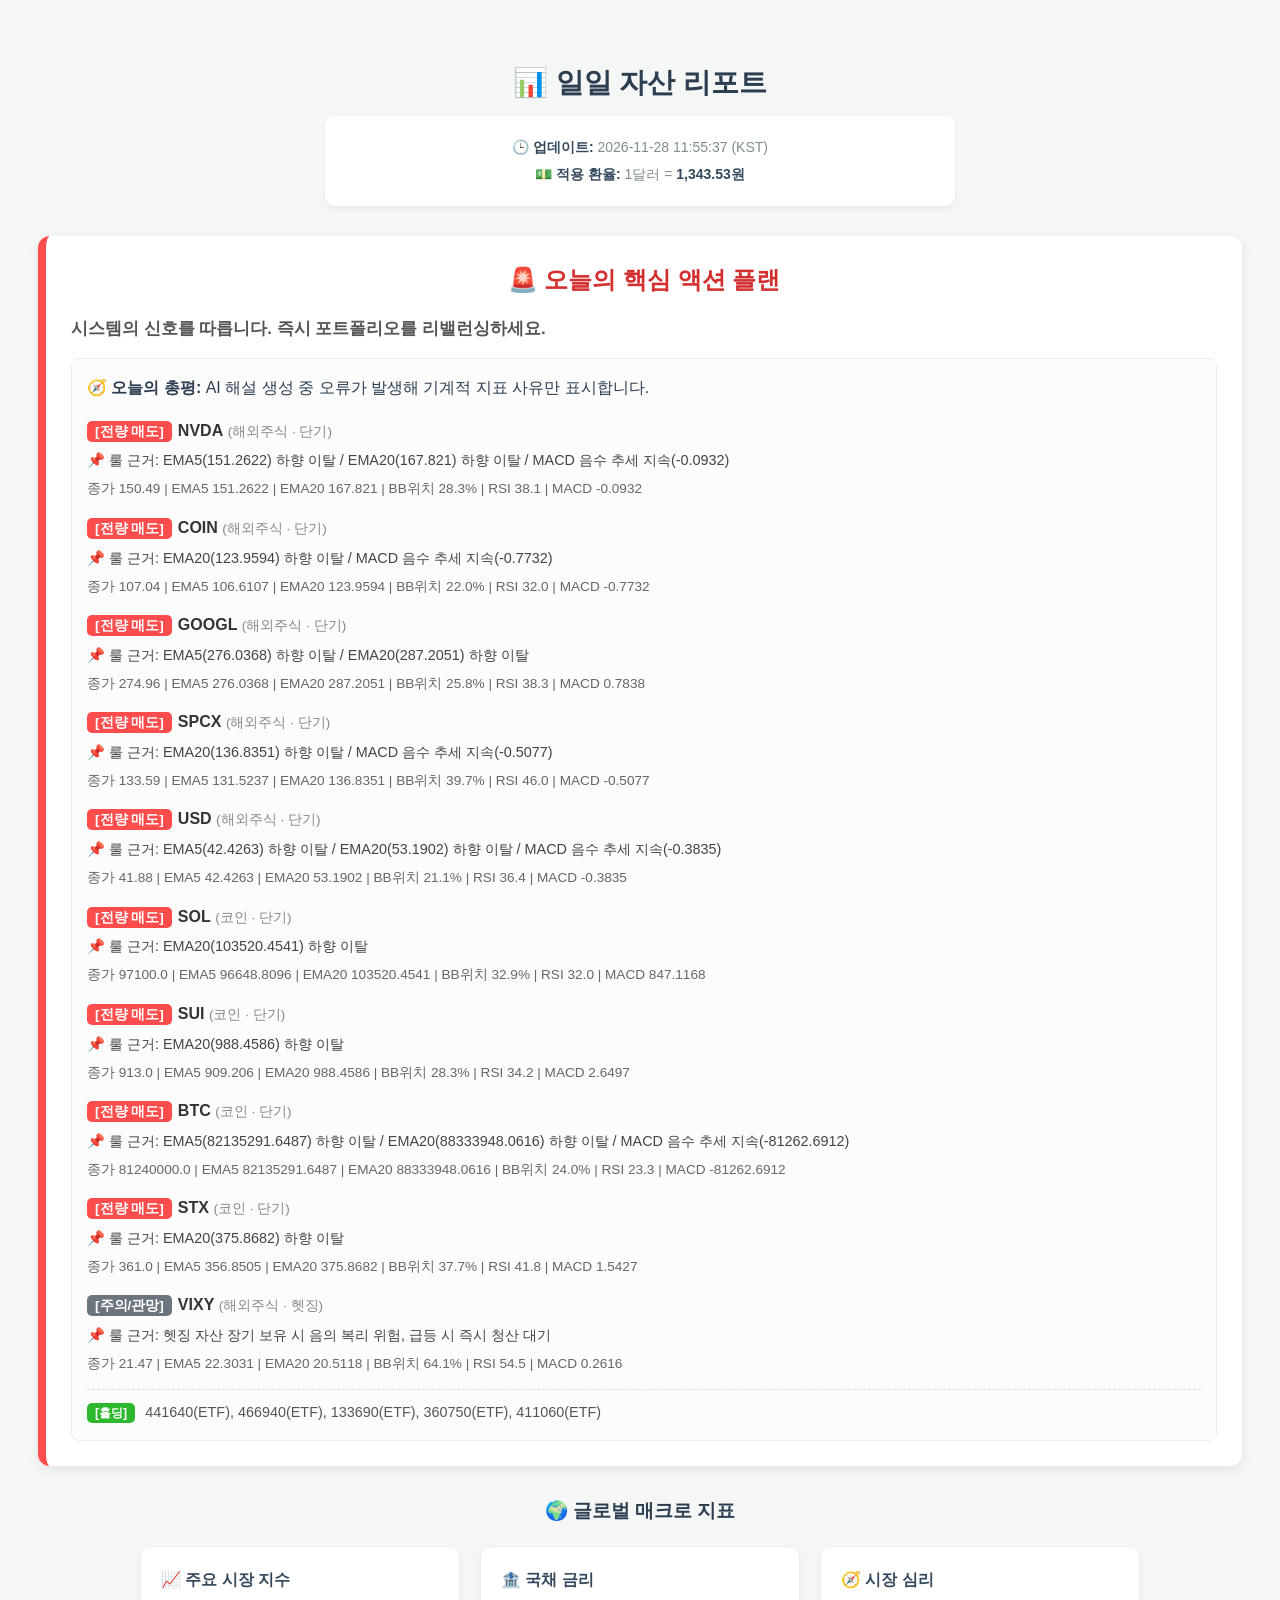
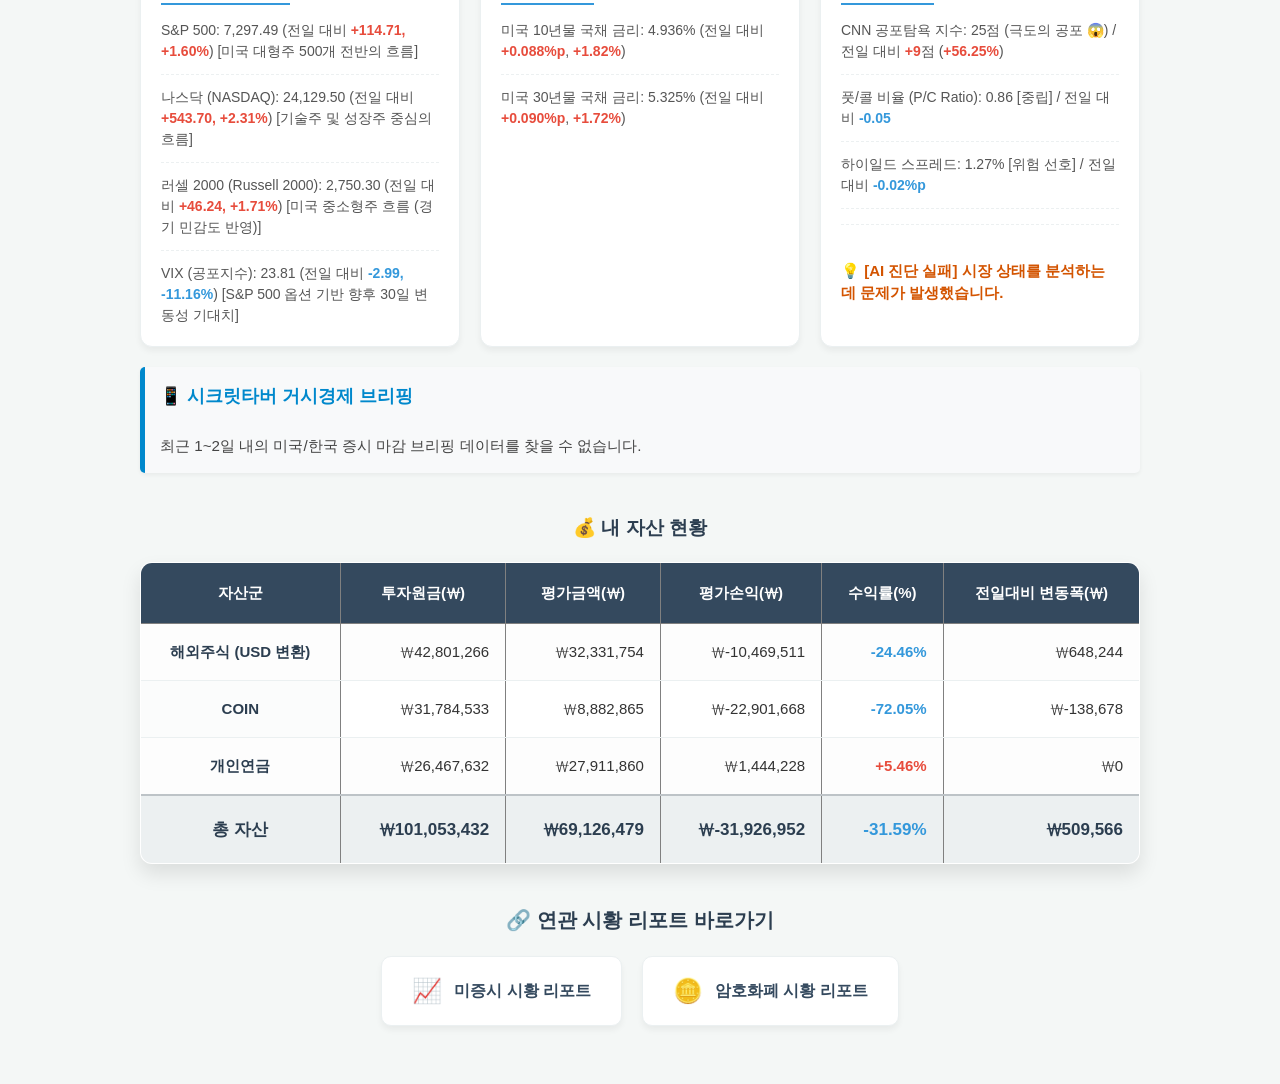
<file: index.html>
<!DOCTYPE html>
    <html lang="ko">
    <head>
        <meta charset="UTF-8">
        <meta name="viewport" content="width=device-width, initial-scale=1.0">
        <title>일일 자산 리포트 (2026-11-27)</title>
        <link rel="stylesheet" href="style.css">
    </head>
    <body>
        <h2>📊 일일 자산 리포트</h2>
        <div class="summary-header">
            <p>🕒 <strong>업데이트:</strong> 2026-11-28 11:55:37 (KST)</p>
            <p>💵 <strong>적용 환율:</strong> 1달러 = <strong>1,343.53원</strong></p>
        </div>
        
        <!-- 🔥 여기에 AI 액션 보드가 가장 먼저 뜹니다! -->
        
        <div class="action-board" style="background-color: #ffffff; padding: 25px; border-left: 8px solid #ff4d4d; border-radius: 12px; margin-bottom: 30px; box-shadow: 0 4px 12px rgba(0,0,0,0.08);">
            <h2 style="margin-top: 0; color: #d32f2f; font-size: 1.5em;">🚨 오늘의 핵심 액션 플랜</h2>
            <p style="font-size: 1.05em; color: #555; margin-bottom: 15px;"><strong>시스템의 신호를 따릅니다. 즉시 포트폴리오를 리밸런싱하세요.</strong></p>
            <div style="background-color: #fcfcfc; padding: 15px; border-radius: 8px; border: 1px solid #eee; line-height: 1.8;">
                <p style="margin-top: 0; margin-bottom: 14px; color: #2c3e50;"><strong>🧭 오늘의 총평:</strong> AI 해설 생성 중 오류가 발생해 기계적 지표 사유만 표시합니다.</p>
<ul style='padding-left: 0; margin: 0;'><li style='margin-bottom: 12px; list-style: none;'><span style="background-color: #ff4d4d; color: white; padding: 3px 8px; border-radius: 5px; font-weight: bold; font-size: 0.85em; margin-right: 6px;">[전량 매도]</span><strong>NVDA</strong> <span style='font-size: 0.85em; color: #888;'>(해외주식 · 단기)</span><div style='font-size: 0.9em; color: #444; margin-top: 3px;'>📌 룰 근거: EMA5(151.2622) 하향 이탈 / EMA20(167.821) 하향 이탈 / MACD 음수 추세 지속(-0.0932)</div><div style='font-size: 0.85em; color: #666; margin-top: 3px;'>종가 150.49 | EMA5 151.2622 | EMA20 167.821 | BB위치 28.3% | RSI 38.1 | MACD -0.0932</div></li><li style='margin-bottom: 12px; list-style: none;'><span style="background-color: #ff4d4d; color: white; padding: 3px 8px; border-radius: 5px; font-weight: bold; font-size: 0.85em; margin-right: 6px;">[전량 매도]</span><strong>COIN</strong> <span style='font-size: 0.85em; color: #888;'>(해외주식 · 단기)</span><div style='font-size: 0.9em; color: #444; margin-top: 3px;'>📌 룰 근거: EMA20(123.9594) 하향 이탈 / MACD 음수 추세 지속(-0.7732)</div><div style='font-size: 0.85em; color: #666; margin-top: 3px;'>종가 107.04 | EMA5 106.6107 | EMA20 123.9594 | BB위치 22.0% | RSI 32.0 | MACD -0.7732</div></li><li style='margin-bottom: 12px; list-style: none;'><span style="background-color: #ff4d4d; color: white; padding: 3px 8px; border-radius: 5px; font-weight: bold; font-size: 0.85em; margin-right: 6px;">[전량 매도]</span><strong>GOOGL</strong> <span style='font-size: 0.85em; color: #888;'>(해외주식 · 단기)</span><div style='font-size: 0.9em; color: #444; margin-top: 3px;'>📌 룰 근거: EMA5(276.0368) 하향 이탈 / EMA20(287.2051) 하향 이탈</div><div style='font-size: 0.85em; color: #666; margin-top: 3px;'>종가 274.96 | EMA5 276.0368 | EMA20 287.2051 | BB위치 25.8% | RSI 38.3 | MACD 0.7838</div></li><li style='margin-bottom: 12px; list-style: none;'><span style="background-color: #ff4d4d; color: white; padding: 3px 8px; border-radius: 5px; font-weight: bold; font-size: 0.85em; margin-right: 6px;">[전량 매도]</span><strong>SPCX</strong> <span style='font-size: 0.85em; color: #888;'>(해외주식 · 단기)</span><div style='font-size: 0.9em; color: #444; margin-top: 3px;'>📌 룰 근거: EMA20(136.8351) 하향 이탈 / MACD 음수 추세 지속(-0.5077)</div><div style='font-size: 0.85em; color: #666; margin-top: 3px;'>종가 133.59 | EMA5 131.5237 | EMA20 136.8351 | BB위치 39.7% | RSI 46.0 | MACD -0.5077</div></li><li style='margin-bottom: 12px; list-style: none;'><span style="background-color: #ff4d4d; color: white; padding: 3px 8px; border-radius: 5px; font-weight: bold; font-size: 0.85em; margin-right: 6px;">[전량 매도]</span><strong>USD</strong> <span style='font-size: 0.85em; color: #888;'>(해외주식 · 단기)</span><div style='font-size: 0.9em; color: #444; margin-top: 3px;'>📌 룰 근거: EMA5(42.4263) 하향 이탈 / EMA20(53.1902) 하향 이탈 / MACD 음수 추세 지속(-0.3835)</div><div style='font-size: 0.85em; color: #666; margin-top: 3px;'>종가 41.88 | EMA5 42.4263 | EMA20 53.1902 | BB위치 21.1% | RSI 36.4 | MACD -0.3835</div></li><li style='margin-bottom: 12px; list-style: none;'><span style="background-color: #ff4d4d; color: white; padding: 3px 8px; border-radius: 5px; font-weight: bold; font-size: 0.85em; margin-right: 6px;">[전량 매도]</span><strong>SOL</strong> <span style='font-size: 0.85em; color: #888;'>(코인 · 단기)</span><div style='font-size: 0.9em; color: #444; margin-top: 3px;'>📌 룰 근거: EMA20(103520.4541) 하향 이탈</div><div style='font-size: 0.85em; color: #666; margin-top: 3px;'>종가 97100.0 | EMA5 96648.8096 | EMA20 103520.4541 | BB위치 32.9% | RSI 32.0 | MACD 847.1168</div></li><li style='margin-bottom: 12px; list-style: none;'><span style="background-color: #ff4d4d; color: white; padding: 3px 8px; border-radius: 5px; font-weight: bold; font-size: 0.85em; margin-right: 6px;">[전량 매도]</span><strong>SUI</strong> <span style='font-size: 0.85em; color: #888;'>(코인 · 단기)</span><div style='font-size: 0.9em; color: #444; margin-top: 3px;'>📌 룰 근거: EMA20(988.4586) 하향 이탈</div><div style='font-size: 0.85em; color: #666; margin-top: 3px;'>종가 913.0 | EMA5 909.206 | EMA20 988.4586 | BB위치 28.3% | RSI 34.2 | MACD 2.6497</div></li><li style='margin-bottom: 12px; list-style: none;'><span style="background-color: #ff4d4d; color: white; padding: 3px 8px; border-radius: 5px; font-weight: bold; font-size: 0.85em; margin-right: 6px;">[전량 매도]</span><strong>BTC</strong> <span style='font-size: 0.85em; color: #888;'>(코인 · 단기)</span><div style='font-size: 0.9em; color: #444; margin-top: 3px;'>📌 룰 근거: EMA5(82135291.6487) 하향 이탈 / EMA20(88333948.0616) 하향 이탈 / MACD 음수 추세 지속(-81262.6912)</div><div style='font-size: 0.85em; color: #666; margin-top: 3px;'>종가 81240000.0 | EMA5 82135291.6487 | EMA20 88333948.0616 | BB위치 24.0% | RSI 23.3 | MACD -81262.6912</div></li><li style='margin-bottom: 12px; list-style: none;'><span style="background-color: #ff4d4d; color: white; padding: 3px 8px; border-radius: 5px; font-weight: bold; font-size: 0.85em; margin-right: 6px;">[전량 매도]</span><strong>STX</strong> <span style='font-size: 0.85em; color: #888;'>(코인 · 단기)</span><div style='font-size: 0.9em; color: #444; margin-top: 3px;'>📌 룰 근거: EMA20(375.8682) 하향 이탈</div><div style='font-size: 0.85em; color: #666; margin-top: 3px;'>종가 361.0 | EMA5 356.8505 | EMA20 375.8682 | BB위치 37.7% | RSI 41.8 | MACD 1.5427</div></li><li style='margin-bottom: 12px; list-style: none;'><span style="background-color: #6c757d; color: white; padding: 3px 8px; border-radius: 5px; font-weight: bold; font-size: 0.85em; margin-right: 6px;">[주의/관망]</span><strong>VIXY</strong> <span style='font-size: 0.85em; color: #888;'>(해외주식 · 헷징)</span><div style='font-size: 0.9em; color: #444; margin-top: 3px;'>📌 룰 근거: 헷징 자산 장기 보유 시 음의 복리 위험, 급등 시 즉시 청산 대기</div><div style='font-size: 0.85em; color: #666; margin-top: 3px;'>종가 21.47 | EMA5 22.3031 | EMA20 20.5118 | BB위치 64.1% | RSI 54.5 | MACD 0.2616</div></li></ul>
<div style='margin-top: 12px; padding-top: 10px; border-top: 1px dashed #ddd; font-size: 0.9em; color: #555;'><span style="background-color: #2eb82e; color: white; padding: 3px 8px; border-radius: 5px; font-weight: bold; font-size: 0.85em; margin-right: 6px;">[홀딩]</span> 441640(ETF), 466940(ETF), 133690(ETF), 360750(ETF), 411060(ETF)</div>
            </div>
        </div>
        
        
        <!-- 매크로 대시보드 삽입 -->
        
        <div class="macro-dashboard">
            <h3>🌍 글로벌 매크로 지표</h3>
            <div class="macro-cards">
                <div class="macro-card">
                    <h4>📈 주요 시장 지수</h4>
                    <ul><li>S&P 500: 7,297.49 (전일 대비 <span class="pos">+114.71,</span> <span class="pos">+1.60%</span>) [미국 대형주 500개 전반의 흐름]</li><li>나스닥 (NASDAQ): 24,129.50 (전일 대비 <span class="pos">+543.70,</span> <span class="pos">+2.31%</span>) [기술주 및 성장주 중심의 흐름]</li><li>러셀 2000 (Russell 2000): 2,750.30 (전일 대비 <span class="pos">+46.24,</span> <span class="pos">+1.71%</span>) [미국 중소형주 흐름 (경기 민감도 반영)]</li><li>VIX (공포지수): 23.81 (전일 대비 <span class="neg">-2.99,</span> <span class="neg">-11.16%</span>) [S&P 500 옵션 기반 향후 30일 변동성 기대치]</li></ul>
                </div>
                <div class="macro-card">
                    <h4>🏦 국채 금리</h4>
                    <ul><li>미국 10년물 국채 금리: 4.936% (전일 대비 <span class="pos">+0.088%p</span>, <span class="pos">+1.82%</span>)</li><li>미국 30년물 국채 금리: 5.325% (전일 대비 <span class="pos">+0.090%p</span>, <span class="pos">+1.72%</span>)</li></ul>
                </div>
                <div class="macro-card">
                    <h4>🧭 시장 심리</h4>
                    <ul><li>CNN 공포탐욕 지수: 25점 (극도의 공포 😱) / 전일 대비 <span class="pos">+9</span>점 (<span class="pos">+56.25%</span>)</li><li>풋/콜 비율 (P/C Ratio): 0.86 [중립] / 전일 대비 <span class="neg">-0.05</span></li><li>하이일드 스프레드: 1.27% [위험 선호] / 전일 대비 <span class="neg">-0.02%p</span></li><div class='ai-summary-line'><br><strong style='color:#d35400;'>💡 [AI 진단 실패] 시장 상태를 분석하는 데 문제가 발생했습니다.</strong></div></ul>
                </div>
            </div>
            
            <div class="telegram-board" style="background-color: #f8f9fa; padding: 15px; border-left: 5px solid #0088cc; margin-top: 20px; border-radius: 5px; box-shadow: 0 2px 4px rgba(0,0,0,0.05);">
                <h4 style="color: #0088cc; margin-top: 0; font-size: 1.1em;">📱 시크릿타버 거시경제 브리핑</h4>
                <p style="white-space: pre-line; margin-bottom: 0; font-size: 0.95em; color: #444;">최근 1~2일 내의 미국/한국 증시 마감 브리핑 데이터를 찾을 수 없습니다.</p>
            </div>
        </div>
        

        <!-- 자산 요약 테이블 -->
        <h3 style="text-align: center; color: #2c3e50; margin-top: 40px;">💰 내 자산 현황</h3>
        <table border="1" class="dataframe asset-table">
  <thead>
    <tr style="text-align: right;">
      <th>자산군</th>
      <th>투자원금(₩)</th>
      <th>평가금액(₩)</th>
      <th>평가손익(₩)</th>
      <th>수익률(%)</th>
      <th>전일대비 변동폭(₩)</th>
    </tr>
  </thead>
  <tbody>
    <tr>
      <td>해외주식 (USD 변환)</td>
      <td>₩42,801,266</td>
      <td>₩32,331,754</td>
      <td>₩-10,469,511</td>
      <td><span class='neg'>-24.46%</span></td>
      <td>₩648,244</td>
    </tr>
    <tr>
      <td>COIN</td>
      <td>₩31,784,533</td>
      <td>₩8,882,865</td>
      <td>₩-22,901,668</td>
      <td><span class='neg'>-72.05%</span></td>
      <td>₩-138,678</td>
    </tr>
    <tr>
      <td>개인연금</td>
      <td>₩26,467,632</td>
      <td>₩27,911,860</td>
      <td>₩1,444,228</td>
      <td><span class='pos'>+5.46%</span></td>
      <td>₩0</td>
    </tr>
    <tr>
      <td>총 자산</td>
      <td>₩101,053,432</td>
      <td>₩69,126,479</td>
      <td>₩-31,926,952</td>
      <td><span class='neg'>-31.59%</span></td>
      <td>₩509,566</td>
    </tr>
  </tbody>
</table>

        <div class="report-links">
            <h3>🔗 연관 시황 리포트 바로가기</h3>
            <div class="link-cards">
                <a href="https://darkmirr-bitcoin.github.io/NasdoqNewsReport/latest.html" target="_blank" class="link-card">
                    <span class="icon">📈</span><span class="text">미증시 시황 리포트</span>
                </a>
                <a href="https://darkmirr-bitcoin.github.io/CryptoReport/" target="_blank" class="link-card">
                    <span class="icon">🪙</span><span class="text">암호화폐 시황 리포트</span>
                </a>
            </div>
        </div>
    </body>
    </html>
</file>
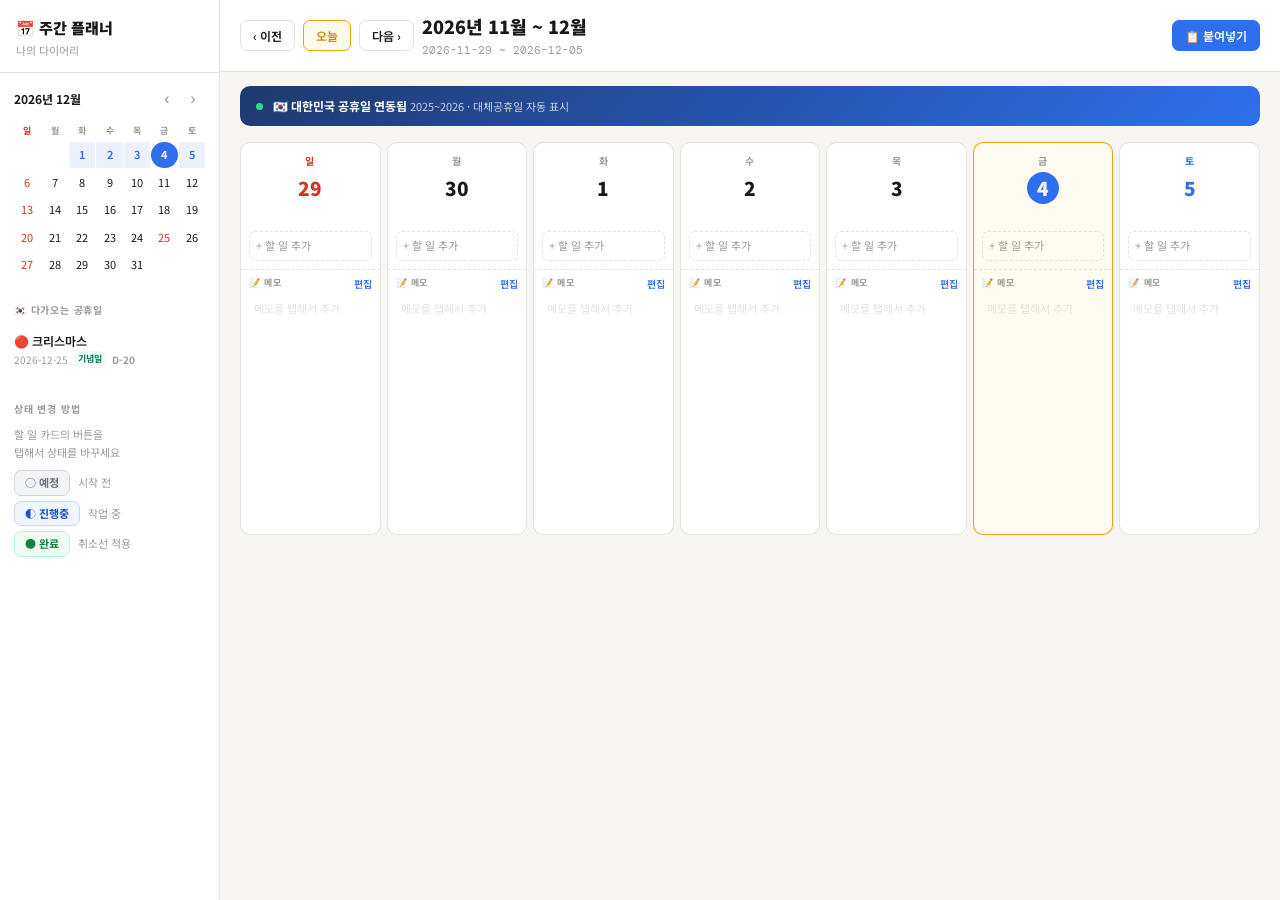
<file: notion.html>
<!DOCTYPE html>
<html lang="ko">
<head>
<meta charset="UTF-8">
<meta name="viewport" content="width=device-width, initial-scale=1.0">
<title>주간 플래너 (Notion Embed Ready)</title>
<link href="https://fonts.googleapis.com/css2?family=Noto+Sans+KR:wght@300;400;500;600;700;900&family=DM+Mono:wght@400;500&display=swap" rel="stylesheet">
<style>
/* ── 1. LIGHT MODE (기본) ── */
:root {
  --bg:#F7F6F3; --surface:#fff; --surface2:#F0EFE9; --border:#E3E2DC;
  --text:#191917; --muted:#9B9A96; --accent:#2F6FED; --accent-soft:#EBF1FD;
  --red:#D93025; --red-soft:#FDF2F2; --green:#0B7B5E; --green-soft:#F0FBF7;
  --yellow:#C78600; --yellow-soft:#FFFBEB; --purple:#6434D4; --purple-soft:#F4F0FF;
  --orange:#C95C00; --today-bg:#FFFBF0; --today-bd:#F59E0B;
  --hol-bg:#FFF5F5; --hol-bd:#FECACA;

  /* 상태 색상 */
  --st-todo-bg:#F3F4F6;   --st-todo-color:#6B7280;   --st-todo-bd:#D1D5DB;
  --st-doing-bg:#EFF6FF;  --st-doing-color:#1D4ED8;  --st-doing-bd:#BFDBFE;
  --st-done-bg:#F0FDF4;   --st-done-color:#15803D;   --st-done-bd:#BBF7D0;
}

/* ── 2. DARK MODE (노션 테마 동기화) ── */
@media (prefers-color-scheme: dark) {
  :root {
    --bg:#191919; --surface:#202020; --surface2:#2A2A2A; --border:#3A3A3A;
    --text:#EAEAEA; --muted:#888888; --accent:#3B82F6; --accent-soft:rgba(59,130,246,0.15);
    --red:#EF4444; --red-soft:rgba(239,68,68,0.15); --green:#10B981; --green-soft:rgba(16,185,129,0.15);
    --yellow:#F59E0B; --yellow-soft:rgba(245,158,11,0.15); --purple:#8B5CF6; --purple-soft:rgba(139,92,246,0.15);
    --orange:#F97316; --today-bg:rgba(245,158,11,0.08); --today-bd:#D97706;
    --hol-bg:rgba(239,68,68,0.08); --hol-bd:#DC2626;

    --st-todo-bg:#2A2A2A;   --st-todo-color:#A3A3A3;   --st-todo-bd:#525252;
    --st-doing-bg:rgba(59,130,246,0.1);  --st-doing-color:#60A5FA;  --st-doing-bd:#3B82F6;
    --st-done-bg:rgba(16,185,129,0.1);   --st-done-color:#34D399;   --st-done-bd:#10B981;
  }
}

*{box-sizing:border-box;margin:0;padding:0;}
html,body{height:100%;}
body{font-family:'Noto Sans KR',sans-serif;background:var(--bg);color:var(--text);font-size:14px;line-height:1.6;}
.app{display:flex;height:100vh;overflow:hidden;}

/* ── SIDEBAR ── */
.sidebar{width:220px;flex-shrink:0;background:var(--surface);border-right:1px solid var(--border);display:flex;flex-direction:column;overflow-y:auto;padding-bottom:20px;}
.sb-top{padding:16px 16px 12px;border-bottom:1px solid var(--border);}
.sb-top h1{font-size:15px;font-weight:900;display:flex;align-items:center;gap:7px;}
.sb-top p{font-size:11px;color:var(--muted);margin-top:2px;}
.mini-cal{padding:14px 14px 0;}
.mc-nav-row{display:flex;align-items:center;justify-content:space-between;margin-bottom:10px;}
.mc-title{font-size:12px;font-weight:700;}
.mcnav{background:none;border:none;cursor:pointer;color:var(--muted);font-size:16px;width:24px;height:24px;border-radius:5px;display:flex;align-items:center;justify-content:center;}
.mcnav:hover{background:var(--bg);}
.mc-grid{display:grid;grid-template-columns:repeat(7,1fr);gap:1px;}
.mc-lbl{text-align:center;font-size:9px;font-weight:700;color:var(--muted);padding:3px 0;}
.mc-lbl:first-child{color:var(--red);}
.mc-day{text-align:center;font-size:11px;padding:4px 1px;border-radius:50%;cursor:pointer;display:flex;align-items:center;justify-content:center;aspect-ratio:1;}
.mc-day:hover{background:var(--bg);}
.mc-today{background:var(--accent);color:#fff;font-weight:700;}
.mc-in-week{background:var(--accent-soft);color:var(--accent);font-weight:600;border-radius:0;}
.mc-holiday{color:var(--red);}
.mc-other{color:var(--border);cursor:default;}
.sb-section{padding:12px 14px 0;}
.sb-label{font-size:10px;font-weight:700;text-transform:uppercase;letter-spacing:.08em;color:var(--muted);margin-bottom:8px;}
.h-item{padding:5px 0;border-bottom:1px solid var(--border);}
.h-item:last-child{border-bottom:none;}
.h-name{font-size:12px;font-weight:600;}
.h-date{font-size:10px;color:var(--muted);margin-top:1px;display:flex;align-items:center;gap:5px;}
.hbadge{font-size:9px;font-weight:700;padding:1px 5px;border-radius:10px;}
.b-국경일{background:var(--red-soft);color:var(--red);}
.b-명절{background:var(--yellow-soft);color:var(--yellow);}
.b-대체{background:var(--purple-soft);color:var(--purple);}
.b-임시{background:rgba(249,115,22,0.15);color:var(--orange);}
.b-기념일{background:var(--green-soft);color:var(--green);}

/* ── MAIN ── */
.main{flex:1;overflow-y:auto;display:flex;flex-direction:column;background:var(--bg);}
.topbar{background:var(--surface);border-bottom:1px solid var(--border);padding:12px 20px;display:flex;align-items:center;gap:8px;position:sticky;top:0;z-index:20;flex-shrink:0;}
.tb-info{flex:1;}
.tb-month{font-size:18px;font-weight:900;}
.tb-range{font-size:11px;color:var(--muted);font-family:'DM Mono',monospace;margin-top:1px;}
.tbtn{padding:6px 12px;border-radius:7px;font-size:12px;font-weight:600;cursor:pointer;border:1px solid var(--border);background:var(--surface);color:var(--text);font-family:'Noto Sans KR',sans-serif;transition:all .15s;white-space:nowrap;}
.tbtn:hover{background:var(--bg);}
.tbtn.today-btn{background:var(--yellow-soft);color:var(--yellow);border-color:var(--today-bd);}
.tbtn.primary{background:var(--accent);color:#fff;border-color:var(--accent);}
.tbtn.primary:hover{opacity:0.9;}
.sync-banner{margin:14px 20px 0;background:linear-gradient(135deg,#1e3a6e,#2f6fed);border-radius:10px;padding:10px 16px;display:flex;align-items:center;gap:10px;color:#fff;font-size:12px;}
.sync-dot{width:7px;height:7px;background:#34d399;border-radius:50%;animation:pulse 2s infinite;flex-shrink:0;}
@keyframes pulse{0%,100%{opacity:1}50%{opacity:.3}}

/* ── 3. WEEK GRID (반응형/가로스크롤 대응) ── */
.week-wrap{padding:16px 20px;flex:1; overflow-x: auto;} /* 가로 스크롤 허용 */
.day-header-row{display:grid;grid-template-columns:repeat(7,1fr);gap:6px; min-width: 900px;} /* 최소 너비 강제 */
.day-header{background:var(--surface);border:1px solid var(--border);border-radius:10px 10px 0 0;border-bottom:none;padding:10px 10px 8px;text-align:center;}
.day-header.is-today{border-color:var(--today-bd);background:var(--today-bg);}
.day-header.is-holiday{border-color:var(--hol-bd);background:var(--hol-bg);}
.day-header.is-sun .day-name,.day-header.is-sun .day-num{color:var(--red);}
.day-header.is-sat .day-name,.day-header.is-sat .day-num{color:var(--accent);}
.day-name{font-size:10px;font-weight:700;text-transform:uppercase;color:var(--muted);letter-spacing:.07em;}
.day-num-wrap{width:32px;height:32px;border-radius:50%;display:flex;align-items:center;justify-content:center;margin:3px auto;}
.day-num{font-size:19px;font-weight:900;line-height:1;}
.day-header.is-today .day-num-wrap{background:var(--accent);}
.day-header.is-today .day-num{color:#fff;}
.hol-chip{font-size:9px;font-weight:700;color:var(--red);background:var(--red-soft);border-radius:10px;padding:1px 6px;display:inline-block;margin-top:2px;max-width:100%;overflow:hidden;text-overflow:ellipsis;white-space:nowrap;}

/* ── DAY COLUMN (반응형/가로스크롤 대응) ── */
.task-row{display:grid;grid-template-columns:repeat(7,1fr);gap:6px;align-items:start; min-width: 900px;} /* 최소 너비 강제 */
.day-col{background:var(--surface);border:1px solid var(--border);border-radius:0 0 10px 10px;border-top:none;display:flex;flex-direction:column;min-height:320px;}
.day-col.is-today{border-color:var(--today-bd);background:var(--today-bg);}
.day-col.is-holiday{border-color:var(--hol-bd);background:var(--hol-bg);}

/* ── TASK CARD ── */
.tasks-area{padding:8px 8px 4px;display:flex;flex-direction:column;gap:5px;}
.task-card{background:var(--bg);border:1px solid var(--border);border-radius:8px;overflow:hidden;transition:border-color .15s;}
.task-card:hover{border-color:var(--accent);}

/* 상태별 카드 좌측 바 */
.task-card.st-todo   {border-left:3px solid var(--st-todo-bd);}
.task-card.st-doing  {border-left:3px solid var(--st-doing-bd);}
.task-card.st-done   {border-left:3px solid var(--st-done-bd);opacity:.75;}

.task-card-top{display:flex;align-items:flex-start;gap:6px;padding:7px 8px 4px;}
.task-prio{width:6px;height:6px;border-radius:50%;flex-shrink:0;margin-top:5px;}
.p-high{background:var(--red);}
.p-mid{background:var(--yellow);}
.p-low{background:var(--green);}
.task-title{font-size:12px;line-height:1.45;flex:1;word-break:break-all;}
.task-card.st-done .task-title{text-decoration:line-through;color:var(--muted);}
.task-del{font-size:11px;color:var(--border);cursor:pointer;flex-shrink:0;padding:1px 3px;display:none;}
.task-card:hover .task-del{display:block;}
.task-del:hover{color:var(--red);}

/* ── STATUS BUTTONS ── */
.task-status-row{padding:4px 8px 8px 8px;display:flex;gap:4px;}
.st-btn{
  flex:1;
  padding:5px 2px;
  border-radius:7px;
  font-size:11px;font-weight:700;
  font-family:'Noto Sans KR',sans-serif;
  cursor:pointer;
  border:1.5px solid var(--border);
  background:var(--bg);
  color:var(--muted);
  text-align:center;
  transition:all .15s;
  line-height:1.3;
  user-select:none;
}
.st-btn:hover{border-color:var(--accent);color:var(--accent);background:var(--accent-soft);}
.st-btn.active-todo  {background:var(--st-todo-bg); color:var(--st-todo-color); border-color:var(--st-todo-bd);   box-shadow:0 0 0 1px var(--st-todo-bd);}
.st-btn.active-doing {background:var(--st-doing-bg);color:var(--st-doing-color);border-color:var(--st-doing-bd);  box-shadow:0 0 0 1px var(--st-doing-bd);}
.st-btn.active-done  {background:var(--st-done-bg); color:var(--st-done-color); border-color:var(--st-done-bd);   box-shadow:0 0 0 1px var(--st-done-bd);}

/* ── TASK MEMO ── */
.task-memo-area{padding:0 8px 7px 20px;}
.task-memo-text{font-size:11px;color:var(--muted);line-height:1.55;white-space:pre-wrap;word-break:break-word;background:var(--surface2);border-radius:5px;padding:5px 7px;border-left:2px solid var(--border);cursor:pointer;}
.task-memo-text:hover{border-left-color:var(--accent);}
.task-memo-empty{font-size:10px;color:var(--border);cursor:pointer;padding:2px 4px;}
.task-memo-empty:hover{color:var(--accent);}
.task-memo-edit{width:100%;border:none;background:var(--surface2);font-size:11px;color:var(--text);line-height:1.55;resize:none;outline:none;font-family:'Noto Sans KR',sans-serif;padding:5px 7px;border-radius:5px;border-left:2px solid var(--accent);min-height:48px;}

/* ── DAY MEMO ── */
.day-memo-area{border-top:1px dashed var(--border);padding:6px 8px;flex:1;display:flex;flex-direction:column;gap:4px;}
.day-memo-label{font-size:9px;font-weight:700;text-transform:uppercase;letter-spacing:.07em;color:var(--muted);display:flex;align-items:center;justify-content:space-between;}
.day-memo-label span.edit-btn{cursor:pointer;color:var(--accent);font-size:10px;font-weight:600;text-transform:none;letter-spacing:0;}
.day-memo-textarea{width:100%;flex:1;min-height:72px;border:1px solid var(--border);border-radius:6px;padding:6px 8px;font-size:11px;font-family:'Noto Sans KR',sans-serif;line-height:1.6;resize:none;outline:none;background:var(--bg);color:var(--text);transition:border .15s;}
.day-memo-textarea:focus{border-color:var(--accent);background:var(--surface);}
.day-memo-textarea::placeholder{color:var(--border);}
.day-memo-display{font-size:11px;line-height:1.6;white-space:pre-wrap;word-break:break-word;min-height:36px;cursor:pointer;padding:4px 5px;border-radius:4px;color:var(--text);}
.day-memo-display:hover{background:var(--bg);}
.day-memo-display.empty{color:var(--border);}

/* ── ADD TASK FORM ── */
.add-task-area{padding:4px 8px 8px;}
.add-btn{display:flex;align-items:center;gap:5px;color:var(--muted);font-size:11px;cursor:pointer;padding:5px 6px;border-radius:6px;border:1px dashed var(--border);transition:all .15s;width:100%;}
.add-btn:hover{color:var(--accent);border-color:var(--accent);background:var(--accent-soft);}
.add-form{display:none;flex-direction:column;gap:6px;}
.add-form.open{display:flex;}
.add-title-input{width:100%;border:1px solid var(--accent);border-radius:6px;padding:6px 8px;font-size:12px;font-family:'Noto Sans KR',sans-serif;outline:none;background:var(--surface);color:var(--text);}
.add-memo-input{width:100%;border:1px solid var(--border);border-radius:6px;padding:5px 8px;font-size:11px;font-family:'Noto Sans KR',sans-serif;outline:none;background:var(--bg);resize:none;min-height:48px;line-height:1.6;color:var(--text);}
.add-memo-input:focus{border-color:var(--accent);background:var(--surface);}
.add-memo-input::placeholder{color:var(--muted);}
.add-form-row{display:flex;gap:5px;align-items:center;flex-wrap:wrap;}
.prio-btns{display:flex;gap:3px;}
.pb{width:18px;height:18px;border-radius:50%;border:2px solid transparent;cursor:pointer;transition:border .1s;}
.pb:hover,.pb.on{border-color:var(--text);}
.ph{background:var(--red);}
.pm{background:var(--yellow);}
.pl{background:var(--green);}
.mini-btn{padding:4px 9px;border-radius:5px;font-size:11px;font-weight:600;cursor:pointer;border:1px solid var(--border);background:var(--bg);color:var(--text);font-family:'Noto Sans KR',sans-serif;}
.mini-btn.ok{background:var(--accent);color:#fff;border-color:var(--accent);}

/* ── PASTE MODAL ── */
.modal-overlay{position:fixed;inset:0;background:rgba(0,0,0,.45);z-index:100;display:none;align-items:flex-end;justify-content:center;padding:20px;}
.modal-overlay.open{display:flex;}
.paste-modal{background:var(--surface);border-radius:16px 16px 12px 12px;width:100%;max-width:680px;max-height:80vh;display:flex;flex-direction:column;overflow:hidden;box-shadow:0 24px 60px rgba(0,0,0,.5);}
.pm-header{padding:16px 20px 12px;border-bottom:1px solid var(--border);display:flex;align-items:center;justify-content:space-between;}
.pm-header h3{font-size:15px;font-weight:700;}
.pm-close{font-size:18px;cursor:pointer;color:var(--muted);padding:2px 6px;border-radius:4px;}
.pm-close:hover{background:var(--bg);color:var(--text);}
.pm-body{padding:16px 20px;overflow-y:auto;flex:1;display:flex;flex-direction:column;gap:12px;}
.pm-label{font-size:11px;font-weight:700;color:var(--muted);text-transform:uppercase;letter-spacing:.07em;margin-bottom:6px;}
.day-pick-btns{display:flex;gap:5px;flex-wrap:wrap;}
.day-pick-btn{padding:5px 10px;border-radius:20px;font-size:11px;font-weight:600;cursor:pointer;border:1.5px solid var(--border);background:var(--bg);color:var(--text);font-family:'Noto Sans KR',sans-serif;transition:all .15s;}
.day-pick-btn:hover{border-color:var(--accent);color:var(--accent);}
.day-pick-btn.sel{background:var(--accent);color:#fff;border-color:var(--accent);}
.paste-mode-tabs{display:flex;gap:4px;border-bottom:1px solid var(--border);}
.pmt{padding:6px 14px;font-size:12px;font-weight:600;color:var(--muted);cursor:pointer;border-bottom:2px solid transparent;margin-bottom:-1px;}
.pmt.active{color:var(--accent);border-bottom-color:var(--accent);}
.paste-textarea{width:100%;min-height:130px;border:1px solid var(--border);border-radius:8px;padding:10px 12px;font-size:13px;font-family:'Noto Sans KR',sans-serif;line-height:1.7;resize:vertical;outline:none;background:var(--bg);color:var(--text);transition:border .15s;}
.paste-textarea:focus{border-color:var(--accent);background:var(--surface);}
.paste-textarea::placeholder{color:var(--muted);}
.paste-hint{font-size:11px;color:var(--muted);}
.paste-preview{background:var(--bg);border:1px solid var(--border);border-radius:8px;padding:10px 12px;max-height:140px;overflow-y:auto;display:none;flex-direction:column;gap:5px;}
.paste-preview.show{display:flex;}
.preview-item{display:flex;align-items:flex-start;gap:7px;font-size:12px;}
.preview-dot{width:8px;height:8px;border-radius:50%;background:var(--red);flex-shrink:0;margin-top:4px;}
.pm-footer{padding:12px 20px;border-top:1px solid var(--border);display:flex;gap:8px;align-items:center;justify-content:flex-end;}
</style>
</head>
<body>
<div class="app">

<aside class="sidebar">
  <div class="sb-top">
    <h1>📅 주간 플래너</h1>
    <p>나의 다이어리</p>
  </div>
  <div class="mini-cal">
    <div class="mc-nav-row">
      <span class="mc-title" id="mcTitle"></span>
      <div style="display:flex;gap:2px">
        <button class="mcnav" onclick="mcPrev()">‹</button>
        <button class="mcnav" onclick="mcNext()">›</button>
      </div>
    </div>
    <div class="mc-grid" id="mcGrid"></div>
  </div>
  <div class="sb-section" style="margin-top:12px">
    <div class="sb-label">🇰🇷 다가오는 공휴일</div>
    <div id="upcomingList"></div>
  </div>

  <div class="sb-section" style="margin-top:16px">
    <div class="sb-label">상태 변경 방법</div>
    <div style="font-size:11px;color:var(--muted);line-height:1.7;margin-bottom:8px;">할 일 카드의 버튼을<br>탭해서 상태를 바꾸세요</div>
    <div style="display:flex;flex-direction:column;gap:5px;font-size:11px;">
      <div style="display:flex;align-items:center;gap:8px;">
        <span style="background:var(--st-todo-bg);color:var(--st-todo-color);border:1.5px solid var(--st-todo-bd);border-radius:7px;padding:3px 10px;font-weight:700;font-size:11px;">○ 예정</span>
        <span style="color:var(--muted);">시작 전</span>
      </div>
      <div style="display:flex;align-items:center;gap:8px;">
        <span style="background:var(--st-doing-bg);color:var(--st-doing-color);border:1.5px solid var(--st-doing-bd);border-radius:7px;padding:3px 10px;font-weight:700;font-size:11px;">◐ 진행중</span>
        <span style="color:var(--muted);">작업 중</span>
      </div>
      <div style="display:flex;align-items:center;gap:8px;">
        <span style="background:var(--st-done-bg);color:var(--st-done-color);border:1.5px solid var(--st-done-bd);border-radius:7px;padding:3px 10px;font-weight:700;font-size:11px;">● 완료</span>
        <span style="color:var(--muted);">취소선 적용</span>
      </div>
    </div>
  </div>
</aside>

<main class="main">
  <div class="topbar">
    <button class="tbtn" onclick="prevWeek()">‹ 이전</button>
    <button class="tbtn today-btn" onclick="goToday()">오늘</button>
    <button class="tbtn" onclick="nextWeek()">다음 ›</button>
    <div class="tb-info">
      <div class="tb-month" id="topMonth"></div>
      <div class="tb-range" id="topRange"></div>
    </div>
    <button class="tbtn primary" onclick="openPasteModal()">📋 붙여넣기</button>
  </div>

  <div class="sync-banner">
    <div class="sync-dot"></div>
    <div><strong>🇰🇷 대한민국 공휴일 연동됨</strong>&nbsp;<span style="opacity:.75;font-size:11px">2025~2026 · 대체공휴일 자동 표시</span></div>
  </div>

  <div class="week-wrap">
    <div class="day-header-row" id="dayHeaderRow"></div>
    <div class="task-row" id="taskRow"></div>
  </div>
</main>
</div>

<div class="modal-overlay" id="pasteOverlay" onclick="closePasteModal(event)">
  <div class="paste-modal">
    <div class="pm-header">
      <h3>📋 패드 메모 붙여넣기</h3>
      <span class="pm-close" onclick="closePasteModal()">✕</span>
    </div>
    <div class="pm-body">
      <div>
        <div class="pm-label">📅 추가할 날짜</div>
        <div class="day-pick-btns" id="dayPickBtns"></div>
      </div>
      <div>
        <div class="paste-mode-tabs">
          <div class="pmt active" onclick="switchPasteMode('task',this)">✅ 할 일로 추가</div>
          <div class="pmt" onclick="switchPasteMode('memo',this)">📝 날짜 메모로 추가</div>
        </div>
      </div>
      <div>
        <textarea class="paste-textarea" id="pasteInput" oninput="onPasteInput()"
          placeholder="패드에서 복사한 내용을 붙여넣기 (Ctrl+V / ⌘V)&#10;&#10;할 일 모드: 줄마다 별도 할 일로 추가됩니다&#10;예)&#10;- 기획서 초안 작성&#10;- 팀 미팅 준비&#10;- 디자인 피드백"></textarea>
        <div class="paste-hint" id="pasteHint" style="margin-top:6px"></div>
      </div>
      <div class="paste-preview" id="pastePreview"></div>
    </div>
    <div class="pm-footer">
      <button class="tbtn" onclick="closePasteModal()">취소</button>
      <button class="tbtn primary" onclick="confirmPaste()">추가하기</button>
    </div>
  </div>
</div>

<script>
/* ── 구글 시트 API 연동 세팅 ── */
// 기존에 발급받은 네 주소 그대로 뒀어!
const GAS_URL = "https://script.google.com/macros/s/AKfycbx6r6V6gj5MtfQ_2opYne8gUbLlGmjqOw6FQewfNmrQJ6WOGhb74zOwSTUATARfG7HjxA/exec";

async function sendToCloud(action, payload) {
  try {
    fetch(GAS_URL, {
      method: 'POST',
      headers: { 'Content-Type': 'text/plain' },
      body: JSON.stringify({
        action: action,
        sheetName: action === 'saveDayMemo' ? 'DayMemos' : 'Tasks',
        ...payload
      })
    }).then(res => console.log("☁️ 구글 시트 동기화:", action))
      .catch(err => console.error("전송 에러:", err));
  } catch (e) {}
}

/* ── HOLIDAYS ── */
const HOLIDAYS=[
  {date:'2025-01-01',name:'신정',type:'국경일'},
  {date:'2025-01-28',name:'설날 연휴',type:'명절'},{date:'2025-01-29',name:'설날',type:'명절'},{date:'2025-01-30',name:'설날 연휴',type:'명절'},
  {date:'2025-03-01',name:'삼일절',type:'국경일'},
  {date:'2025-05-05',name:'어린이날',type:'기념일'},{date:'2025-05-05',name:'부처님오신날',type:'기념일'},{date:'2025-05-06',name:'어린이날 대체',type:'대체'},
  {date:'2025-06-06',name:'현충일',type:'기념일'},{date:'2025-08-15',name:'광복절',type:'국경일'},
  {date:'2025-10-03',name:'개천절',type:'국경일'},{date:'2025-10-05',name:'추석 연휴',type:'명절'},{date:'2025-10-06',name:'추석',type:'명절'},{date:'2025-10-07',name:'추석 연휴',type:'명절'},{date:'2025-10-09',name:'한글날',type:'국경일'},
  {date:'2025-12-25',name:'크리스마스',type:'기념일'},
  {date:'2026-01-01',name:'신정',type:'국경일'},
  {date:'2026-02-16',name:'설날 연휴',type:'명절'},{date:'2026-02-17',name:'설날',type:'명절'},{date:'2026-02-18',name:'설날 연휴',type:'명절'},
  {date:'2026-03-01',name:'삼일절',type:'국경일'},{date:'2026-03-02',name:'삼일절 대체',type:'대체'},
  {date:'2026-05-05',name:'어린이날',type:'기념일'},{date:'2026-05-24',name:'부처님오신날',type:'기념일'},{date:'2026-05-25',name:'부처님오신날 대체',type:'대체'},
  {date:'2026-06-03',name:'지방선거일',type:'임시'},{date:'2026-06-06',name:'현충일',type:'기념일'},
  {date:'2026-07-17',name:'제헌절',type:'국경일'},
  {date:'2026-08-15',name:'광복절',type:'국경일'},{date:'2026-08-17',name:'광복절 대체',type:'대체'},
  {date:'2026-09-24',name:'추석 연휴',type:'명절'},{date:'2026-09-25',name:'추석',type:'명절'},{date:'2026-09-26',name:'추석 연휴',type:'명절'},
  {date:'2026-10-03',name:'개천절',type:'국경일'},{date:'2026-10-05',name:'개천절 대체',type:'대체'},{date:'2026-10-09',name:'한글날',type:'국경일'},
  {date:'2026-12-25',name:'크리스마스',type:'기념일'},
];
const HMAP={};
HOLIDAYS.forEach(h=>{HMAP[h.date]=HMAP[h.date]||[];HMAP[h.date].push(h);});

/* ── STATE ── */
const today=new Date();
let weekStart=getWeekStart(new Date());
let mcBase=new Date(today.getFullYear(),today.getMonth(),1);
let tasks={};      
let dayMemos={};   
let pasteMode='task';
let pasteTargetDate=null;
let selPrio={};
let editingMemo={}; 
let editingDayMemo={};

const STATUS_LIST=[
  {val:'todo',  label:'예정',   cls:'s-todo',  cardCls:'st-todo'},
  {val:'doing', label:'진행중', cls:'s-doing', cardCls:'st-doing'},
  {val:'done',  label:'완료',   cls:'s-done',  cardCls:'st-done'},
];
function statusInfo(val){return STATUS_LIST.find(s=>s.val===val)||STATUS_LIST[0];}

/* ── UTILS ── */
const DAY_KO=['일','월','화','수','목','금','토'];
const MONTH_KO=['1월','2월','3월','4월','5월','6월','7월','8월','9월','10월','11월','12월'];
function fmt(d){return d.getFullYear()+'-'+pad(d.getMonth()+1)+'-'+pad(d.getDate());}
function pad(n){return String(n).padStart(2,'0');}
function addDays(d,n){const r=new Date(d);r.setDate(r.getDate()+n);return r;}
function getWeekStart(d){const r=new Date(d);r.setDate(r.getDate()-r.getDay());return r;}
function isToday(d){return fmt(d)===fmt(today);}
function getHols(ds){return HMAP[ds]||[];}
function esc(s){return String(s).replace(/&/g,'&amp;').replace(/</g,'&lt;').replace(/>/g,'&gt;');}

/* ── LOCAL STORAGE (데이터 영구 보존) ── */
function loadData() {
  try {
    const savedTasks = localStorage.getItem('planner_tasks');
    const savedMemos = localStorage.getItem('planner_memos');
    if (savedTasks) tasks = JSON.parse(savedTasks);
    if (savedMemos) dayMemos = JSON.parse(savedMemos);
  } catch(e) {}
}
function saveData() {
  try {
    localStorage.setItem('planner_tasks', JSON.stringify(tasks));
    localStorage.setItem('planner_memos', JSON.stringify(dayMemos));
  } catch(e) {}
}

/* ── RENDER ── */
function render(){
  const days=Array.from({length:7},(_,i)=>addDays(weekStart,i));
  const months=[...new Set(days.map(d=>MONTH_KO[d.getMonth()]))].join(' ~ ');
  document.getElementById('topMonth').textContent=days[0].getFullYear()+'년 '+months;
  document.getElementById('topRange').textContent=fmt(days[0])+' ~ '+fmt(days[6]);

  const hr=document.getElementById('dayHeaderRow');
  hr.innerHTML='';
  days.forEach(d=>{
    const ds=fmt(d),hols=getHols(ds),tod=isToday(d),sun=d.getDay()===0,sat=d.getDay()===6;
    let cls='day-header';
    if(tod)cls+=' is-today';else if(hols.length)cls+=' is-holiday';
    if(sun)cls+=' is-sun';if(sat)cls+=' is-sat';
    hr.innerHTML+=`<div class="${cls}">
      <div class="day-name">${DAY_KO[d.getDay()]}</div>
      <div class="day-num-wrap"><div class="day-num">${d.getDate()}</div></div>
      ${hols.map(h=>`<div class="hol-chip">🇰🇷${h.name}</div>`).join('')}
    </div>`;
  });

  const tr=document.getElementById('taskRow');
  tr.innerHTML='';
  days.forEach(d=>{
    const ds=fmt(d),hols=getHols(ds),tod=isToday(d);
    let cls='day-col';
    if(tod)cls+=' is-today';else if(hols.length)cls+=' is-holiday';
    const col=document.createElement('div');
    col.className=cls;

    const ta=document.createElement('div');
    ta.className='tasks-area';
    (tasks[ds]||[]).forEach((t,i)=>ta.appendChild(makeTaskCard(ds,i,t)));
    col.appendChild(ta);

    const aa=document.createElement('div');
    aa.className='add-task-area';
    aa.innerHTML=`
      <div class="add-btn" onclick="openAddForm('${ds}')">+ 할 일 추가</div>
      <div class="add-form" id="af-${ds}">
        <input class="add-title-input" id="ati-${ds}" placeholder="할 일 제목" onkeydown="addFormKey(event,'${ds}')"/>
        <textarea class="add-memo-input" id="ami-${ds}" placeholder="메모 (선택)" rows="2"></textarea>
        <div class="add-form-row">
          <div class="prio-btns">
            <div class="pb ph on" id="ph-${ds}" onclick="setPrio('${ds}','high')" title="높음"></div>
            <div class="pb pm" id="pm-${ds}" onclick="setPrio('${ds}','mid')" title="보통"></div>
            <div class="pb pl" id="pl-${ds}" onclick="setPrio('${ds}','low')" title="낮음"></div>
          </div>
          <button class="mini-btn ok" onclick="addTask('${ds}')">추가</button>
          <button class="mini-btn" onclick="closeAddForm('${ds}')">취소</button>
        </div>
      </div>`;
    col.appendChild(aa);

    const dm=document.createElement('div');
    dm.className='day-memo-area';
    const memo=dayMemos[ds]||'';
    const editing=editingDayMemo[ds];
    dm.innerHTML=`<div class="day-memo-label">
      <span>📝 메모</span>
      <span class="edit-btn" onclick="toggleDayMemoEdit('${ds}')">${editing?'저장':'편집'}</span>
    </div>`;
    if(editing){
      const t2=document.createElement('textarea');
      t2.className='day-memo-textarea';
      t2.id='dmt-'+ds;
      t2.placeholder='날짜별 메모 — 패드 내용 붙여넣기 OK';
      t2.value=memo;
      dm.appendChild(t2);
    } else {
      const disp=document.createElement('div');
      disp.className='day-memo-display'+(memo?'':' empty');
      disp.textContent=memo||'메모를 탭해서 추가';
      disp.onclick=()=>{editingDayMemo[ds]=true;render();setTimeout(()=>{const el=document.getElementById('dmt-'+ds);if(el){el.focus();el.setSelectionRange(el.value.length,el.value.length);}},40);};
      dm.appendChild(disp);
    }
    col.appendChild(dm);
    tr.appendChild(col);
    if(!selPrio[ds])selPrio[ds]='high';
  });

  renderMiniCal();
  renderUpcoming();
}

/* ── TASK CARD ── */
function makeTaskCard(ds,idx,t){
  const st=statusInfo(t.status||'todo');
  const card=document.createElement('div');
  card.className=`task-card ${st.cardCls}`;

  const top=document.createElement('div');
  top.className='task-card-top';
  const prioClass=t.prio==='high'?'p-high':t.prio==='low'?'p-low':'p-mid';
  top.innerHTML=`
    <div class="task-prio ${prioClass}"></div>
    <div class="task-title">${esc(t.title)}</div>
    <span class="task-del" onclick="deleteTask('${ds}',${idx})">✕</span>`;
  card.appendChild(top);

  const sr=document.createElement('div');
  sr.className='task-status-row';
  const cur=t.status||'todo';
  const btnMeta=[
    {val:'todo',  icon:'○', label:'예정'},
    {val:'doing', icon:'◐', label:'진행중'},
    {val:'done',  icon:'●', label:'완료'},
  ];
  btnMeta.forEach(b=>{
    const btn=document.createElement('div');
    btn.className='st-btn'+(cur===b.val?' active-'+b.val:'');
    btn.innerHTML=`<div>${b.icon}</div><div>${b.label}</div>`;
    btn.onclick=()=>changeStatus(ds,idx,b.val);
    sr.appendChild(btn);
  });
  card.appendChild(sr);

  const ma=document.createElement('div');
  ma.className='task-memo-area';
  const key=ds+'_'+idx;
  if(editingMemo[key]){
    const ta=document.createElement('textarea');
    ta.className='task-memo-edit';
    ta.id='tme-'+key;
    ta.placeholder='메모 — 패드 내용 붙여넣기 가능';
    ta.value=t.memo||'';
    ta.onblur=()=>saveTaskMemo(ds,idx,ta.value);
    ta.onkeydown=e=>{if(e.key==='Escape')saveTaskMemo(ds,idx,ta.value);};
    ma.appendChild(ta);
    setTimeout(()=>{if(ta&&document.contains(ta))ta.focus();},30);
  } else if(t.memo){
    const disp=document.createElement('div');
    disp.className='task-memo-text';
    disp.textContent=t.memo;
    disp.onclick=()=>{editingMemo[key]=true;render();};
    ma.appendChild(disp);
  } else {
    const emp=document.createElement('div');
    emp.className='task-memo-empty';
    emp.textContent='+ 메모 추가';
    emp.onclick=()=>{editingMemo[key]=true;render();};
    ma.appendChild(emp);
  }
  card.appendChild(ma);
  return card;
}

// 🚀 상태 변경 시 구글 시트로 업데이트 요청 전송
function changeStatus(ds,idx,val){
  if(tasks[ds]&&tasks[ds][idx]){
    tasks[ds][idx].status=val;
    saveData(); 
    
    if (tasks[ds][idx].id) {
      sendToCloud('updateStatus', {
        id: tasks[ds][idx].id,
        status: val
      });
    }
    render();
  }
}

// 🚀 할 일 메모 변경 시 구글 시트로 업데이트 요청 전송
function saveTaskMemo(ds,idx,val){
  if(tasks[ds]&&tasks[ds][idx]){
    tasks[ds][idx].memo=val.trim();
    saveData(); 
    
    if (tasks[ds][idx].id) {
      sendToCloud('updateMemo', {
        id: tasks[ds][idx].id,
        memo: val.trim()
      });
    }
  }
  delete editingMemo[ds+'_'+idx];
  render();
}

// 🚀 삭제 시 구글 시트로 삭제 요청 전송
function deleteTask(ds,idx){
  const delId = tasks[ds][idx].id; // 지우기 전에 ID 백업
  tasks[ds].splice(idx,1);
  saveData(); 
  
  if (delId) {
    sendToCloud('deleteTask', { id: delId });
  }
  render();
}

/* ── ADD TASK ── */
function openAddForm(ds){
  document.getElementById('af-'+ds).classList.add('open');
  setTimeout(()=>document.getElementById('ati-'+ds).focus(),30);
}
function closeAddForm(ds){
  document.getElementById('af-'+ds).classList.remove('open');
  document.getElementById('ati-'+ds).value='';
  document.getElementById('ami-'+ds).value='';
}
function addFormKey(e,ds){if(e.key==='Enter'&&!e.shiftKey){e.preventDefault();addTask(ds);}if(e.key==='Escape')closeAddForm(ds);}

// 🚀 할 일 추가 시 고유 ID 생성 후 함께 전송
function addTask(ds){
  const titleEl=document.getElementById('ati-'+ds);
  const memoEl=document.getElementById('ami-'+ds);
  const title=(titleEl.value||'').trim();
  const memo=(memoEl.value||'').trim();
  if(!title)return;
  if(!tasks[ds])tasks[ds]=[];
  
  // 무작위 고유 ID 생성 (시트에서 행을 찾기 위한 식별자)
  const newId = Date.now().toString(36) + Math.random().toString(36).substring(2,7);
  
  const newTask = {id: newId, title, memo, status:'todo', prio:selPrio[ds]||'high'};
  tasks[ds].push(newTask);
  saveData(); 

  sendToCloud('addTask', {
    id: newId,
    date: ds,
    title: newTask.title,
    memo: newTask.memo,
    status: newTask.status,
    prio: newTask.prio
  });

  closeAddForm(ds);
  render();
}
function setPrio(ds,p){
  selPrio[ds]=p;
  ['high','mid','low'].forEach(x=>{
    const el=document.getElementById('p'+x[0]+'-'+ds);
    if(el)el.classList.toggle('on',x===p);
  });
}

function toggleDayMemoEdit(ds){
  if(editingDayMemo[ds]){
    const el=document.getElementById('dmt-'+ds);
    if(el) {
      dayMemos[ds]=el.value;
      saveData(); 
      
      sendToCloud('saveDayMemo', {
        date: ds,
        content: el.value
      });
    }
    delete editingDayMemo[ds];
  } else {
    editingDayMemo[ds]=true;
  }
  render();
}

/* ── MINI CAL & UPCOMING ── */
function renderMiniCal(){
  const y=mcBase.getFullYear(),m=mcBase.getMonth();
  document.getElementById('mcTitle').textContent=y+'년 '+(m+1)+'월';
  const firstDay=new Date(y,m,1).getDay(),dim=new Date(y,m+1,0).getDate();
  const wS=fmt(weekStart),wE=fmt(addDays(weekStart,6));
  let html=DAY_KO.map(d=>`<div class="mc-lbl">${d}</div>`).join('');
  for(let i=0;i<firstDay;i++)html+=`<div class="mc-day mc-other"></div>`;
  for(let day=1;day<=dim;day++){
    const d=new Date(y,m,day),ds=fmt(d);
    const hols=getHols(ds),tod=isToday(d),inWk=ds>=wS&&ds<=wE,sun=d.getDay()===0;
    let cls='mc-day';
    if(tod)cls+=' mc-today';else if(inWk)cls+=' mc-in-week';
    if(hols.length||sun)cls+=' mc-holiday';
    html+=`<div class="${cls}" onclick="jumpTo('${ds}')">${day}</div>`;
  }
  document.getElementById('mcGrid').innerHTML=html;
}
function mcPrev(){mcBase.setMonth(mcBase.getMonth()-1);renderMiniCal();}
function mcNext(){mcBase.setMonth(mcBase.getMonth()+1);renderMiniCal();}
function jumpTo(ds){weekStart=getWeekStart(new Date(ds));render();}
function renderUpcoming(){
  const ts=fmt(today);
  const list=HOLIDAYS.filter(h=>h.date>=ts).sort((a,b)=>a.date.localeCompare(b.date)).slice(0,6);
  document.getElementById('upcomingList').innerHTML=list.map(h=>{
    const d=new Date(h.date+'T00:00:00');
    const diff=Math.round((d-today)/86400000);
    const when=diff===0?'오늘':diff===1?'내일':`D-${diff}`;
    return`<div class="h-item">
      <div class="h-name">🔴 ${h.name}</div>
      <div class="h-date">${h.date} <span class="hbadge b-${h.type}">${h.type}</span> <b>${when}</b></div>
    </div>`;
  }).join('');
}
function prevWeek(){weekStart=addDays(weekStart,-7);render();}
function nextWeek(){weekStart=addDays(weekStart,7);render();}
function goToday(){weekStart=getWeekStart(new Date());mcBase=new Date(today.getFullYear(),today.getMonth(),1);render();}

/* ── PASTE MODAL ── */
function openPasteModal(){
  const days=Array.from({length:7},(_,i)=>addDays(weekStart,i));
  const todayDs=fmt(today);
  pasteTargetDate=days.some(d=>fmt(d)===todayDs)?todayDs:fmt(days[0]);
  document.getElementById('dayPickBtns').innerHTML=days.map(d=>{
    const ds=fmt(d),hols=getHols(ds);
    return`<button class="day-pick-btn${ds===pasteTargetDate?' sel':''}" onclick="selectPasteDay('${ds}',this)">${d.getDate()}(${DAY_KO[d.getDay()]})${hols.length?' 🇰🇷':''}</button>`;
  }).join('');
  document.getElementById('pasteInput').value='';
  document.getElementById('pasteHint').textContent='';
  document.getElementById('pastePreview').classList.remove('show');
  document.getElementById('pastePreview').innerHTML='';
  document.getElementById('pasteOverlay').classList.add('open');
  setTimeout(()=>document.getElementById('pasteInput').focus(),100);
}
function closePasteModal(e){
  if(!e||e.target===document.getElementById('pasteOverlay'))
    document.getElementById('pasteOverlay').classList.remove('open');
}
function selectPasteDay(ds,btn){
  pasteTargetDate=ds;
  document.querySelectorAll('.day-pick-btn').forEach(b=>b.classList.remove('sel'));
  btn.classList.add('sel');
}
function switchPasteMode(mode,el){
  pasteMode=mode;
  document.querySelectorAll('.pmt').forEach(t=>t.classList.remove('active'));
  el.classList.add('active');
  const inp=document.getElementById('pasteInput');
  inp.placeholder=mode==='task'
    ?'패드에서 복사한 내용을 붙여넣기\n줄마다 별도 할 일로 추가됩니다\n예)\n- 기획서 초안\n- 팀 미팅 준비'
    :'날짜 메모로 저장할 내용을 붙여넣기\n자유 형식 그대로 저장됩니다';
  onPasteInput();
}
function onPasteInput(){
  const val=document.getElementById('pasteInput').value.trim();
  const hint=document.getElementById('pasteHint');
  const prev=document.getElementById('pastePreview');
  if(!val){hint.textContent='';prev.classList.remove('show');prev.innerHTML='';return;}
  if(pasteMode==='task'){
    const lines=val.split('\n').map(l=>l.replace(/^[-*•✓✔☑☐\[\]\s*xX]+/,'').trim()).filter(Boolean);
    hint.textContent=`${lines.length}개 할 일로 변환됩니다`;
    prev.innerHTML=lines.map(l=>`<div class="preview-item"><div class="preview-dot"></div>${esc(l)}</div>`).join('');
    prev.classList.add('show');
  } else {
    hint.textContent=`${val.length}자 · 날짜 메모로 저장됩니다`;
    prev.classList.remove('show');
  }
}

function confirmPaste(){
  const val=document.getElementById('pasteInput').value.trim();
  if(!val||!pasteTargetDate)return;
  
  if(pasteMode==='task'){
    const lines=val.split('\n').map(l=>l.replace(/^[-*•✓✔☑☐\[\]\s*xX]+/,'').trim()).filter(Boolean);
    if(!tasks[pasteTargetDate])tasks[pasteTargetDate]=[];
    
    lines.forEach(title=>{
      const newId = Date.now().toString(36) + Math.random().toString(36).substring(2,7); // 🚀 복붙 시에도 고유 ID 생성
      tasks[pasteTargetDate].push({id: newId, title, memo:'', status:'todo', prio:'high'});
      
      sendToCloud('addTask', {
        id: newId,
        date: pasteTargetDate,
        title: title,
        memo: '',
        status: 'todo',
        prio: 'high'
      });
    });
  } else {
    const existing=dayMemos[pasteTargetDate]||'';
    const newMemo = (existing?existing+'\n\n──────\n':'')+new Date().toLocaleString('ko-KR')+'\n'+val;
    dayMemos[pasteTargetDate] = newMemo;
    
    sendToCloud('saveDayMemo', {
      date: pasteTargetDate,
      content: newMemo
    });
  }
  saveData(); 
  document.getElementById('pasteOverlay').classList.remove('open');
  render();
}

/* ── INIT ── */
loadData(); 
render();
</script>
</body>
</html>
</file>
<file: style.css>
/* style.css */
body { 
    font-family: 'Malgun Gothic', 'Apple SD Gothic Neo', sans-serif; 
    padding: 30px; 
    background-color: #f4f7f6; 
    color: #333;
    line-height: 1.6;
}

h2 { 
    text-align: center; 
    color: #2c3e50; 
    margin-bottom: 10px;
    font-size: 28px;
}

.summary-header {
    text-align: center;
    background: white;
    padding: 15px;
    border-radius: 10px;
    box-shadow: 0 4px 6px rgba(0,0,0,0.05);
    margin-bottom: 30px;
    max-width: 600px;
    margin-left: auto;
    margin-right: auto;
}

.summary-header p { margin: 5px 0; font-size: 14px; color: #7f8c8d; }
.summary-header strong { color: #34495e; }

table { 
    border-collapse: collapse; 
    width: 100%; 
    max-width: 1000px;
    margin: 0 auto;
    background-color: white; 
    border-radius: 12px;
    overflow: hidden;
    box-shadow: 0 10px 20px rgba(0,0,0,0.1); 
}

th { 
    background-color: #34495e; 
    color: white; 
    font-weight: bold; 
    padding: 18px; 
    text-align: center; 
    font-size: 15px;
}

td { 
    padding: 16px; 
    text-align: right; 
    border-bottom: 1px solid #ebf0f1;
    font-size: 15px;
}

td:first-child { 
    text-align: center; 
    font-weight: bold; 
    color: #2c3e50; 
    background-color: #fbfcfc;
}

tr:nth-child(odd) td { background-color: #fdfdfd; }
tr:hover td { background-color: #f1f4f5 !important; }

.pos { color: #e74c3c; font-weight: bold; } /* 상승: 빨강 */
.neg { color: #3498db; font-weight: bold; } /* 하락: 파랑 */

/* 마지막 '총 자산' 행 강조 */
table tr:last-child td { 
    background-color: #ecf0f1 !important;
    font-weight: bold; 
    font-size: 17px;
    color: #2c3e50;
    border-top: 2px solid #bdc3c7;
    padding-top: 20px;
    padding-bottom: 20px;
}

@media screen and (max-width: 768px) {
    body { padding: 15px; }
    h2 { font-size: 22px; }
    table { font-size: 13px; }
    th, td { padding: 10px; }
}

/* --- [새로 추가된 연관 리포트 버튼 스타일] --- */
.report-links {
    max-width: 1000px;
    margin: 40px auto 20px auto;
    text-align: center;
}

.report-links h3 {
    color: #2c3e50;
    margin-bottom: 20px;
    font-size: 20px;
}

.link-cards {
    display: flex;
    justify-content: center;
    gap: 20px;
    flex-wrap: wrap; /* 모바일에서 화면 좁아지면 자동으로 밑으로 내려감 */
}

.link-card {
    display: flex;
    align-items: center;
    background-color: white;
    padding: 15px 30px;
    border-radius: 10px;
    text-decoration: none;
    color: #34495e;
    font-weight: bold;
    font-size: 16px;
    box-shadow: 0 4px 6px rgba(0,0,0,0.05);
    border: 1px solid #ebf0f1;
    transition: all 0.3s ease; /* 부드러운 애니메이션 */
}

/* 마우스 올렸을 때 효과 */
.link-card:hover {
    transform: translateY(-5px); /* 살짝 위로 떠오름 */
    box-shadow: 0 8px 15px rgba(0,0,0,0.1);
    background-color: #3498db; /* 파란색으로 변환 */
    color: white;
    border-color: #3498db;
}

.link-card .icon {
    font-size: 24px;
    margin-right: 12px;
}
/* --- [매크로 대시보드 스타일] --- */
.macro-dashboard {
    max-width: 1000px;
    margin: 0 auto 40px auto;
}

.macro-dashboard h3 {
    text-align: center;
    color: #2c3e50;
    margin-bottom: 20px;
}

.macro-cards {
    display: grid;
    grid-template-columns: repeat(auto-fit, minmax(300px, 1fr));
    gap: 20px;
}

.macro-card {
    background: white;
    padding: 20px;
    border-radius: 12px;
    box-shadow: 0 4px 6px rgba(0,0,0,0.05);
    border: 1px solid #ebf0f1;
}

.macro-card h4 {
    margin-top: 0;
    color: #34495e;
    font-size: 16px;
    border-bottom: 2px solid #3498db;
    padding-bottom: 10px;
    margin-bottom: 15px;
    display: inline-block;
}

.macro-card ul {
    list-style-type: none;
    padding: 0;
    margin: 0;
}

.macro-card li {
    margin-bottom: 12px;
    font-size: 14px;
    color: #555;
    line-height: 1.5;
    padding-bottom: 12px;
    border-bottom: 1px dashed #ecf0f1;
}

.macro-card li:last-child {
    border-bottom: none;
    margin-bottom: 0;
    padding-bottom: 0;
}
.ai-summary-line {
    margin-top: 15px;
    padding-top: 12px;
    border-top: 1px dashed #ecf0f1;
    font-size: 15px;
    line-height: 1.5;
}
</file>
